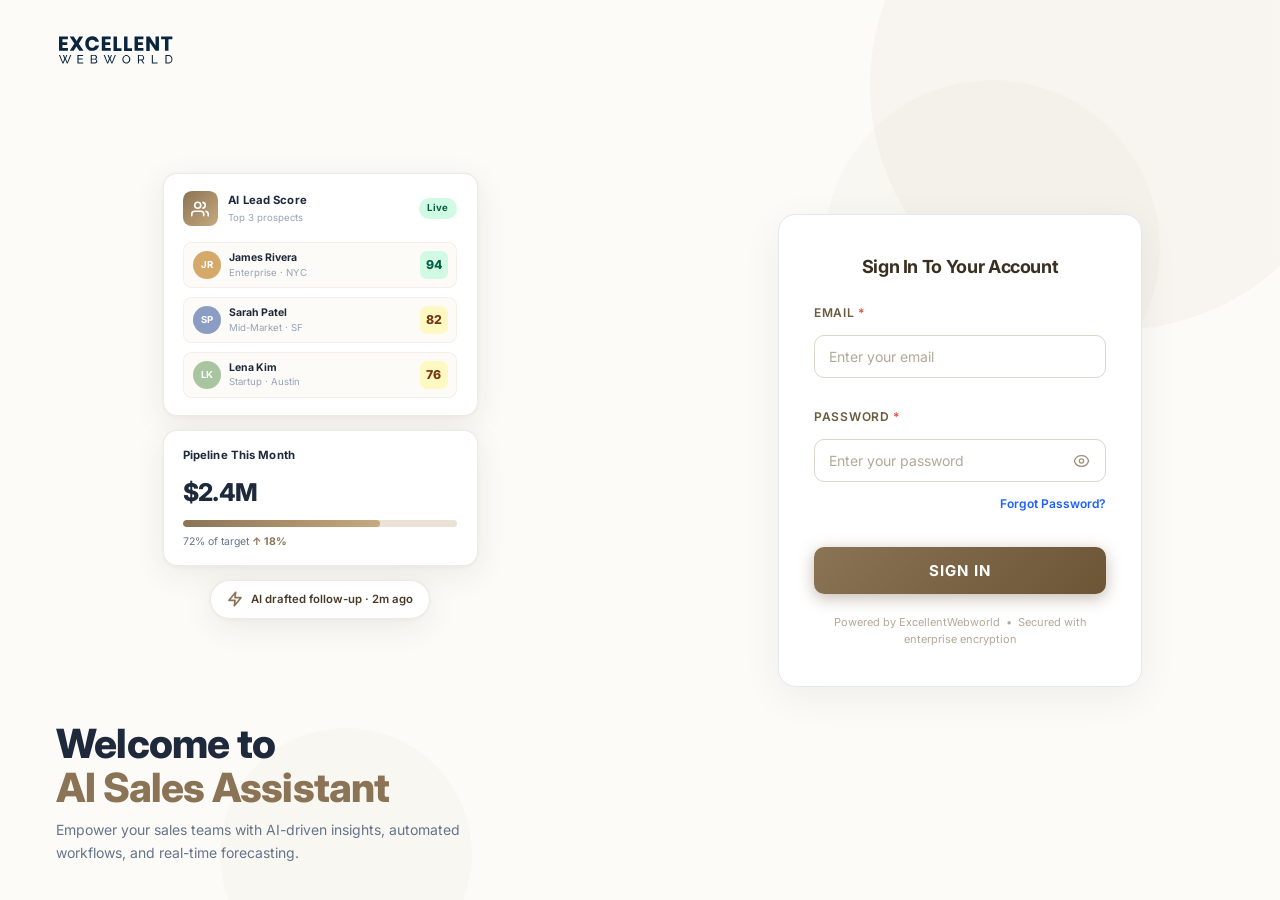
<file: frontend/index.html>
<!DOCTYPE html>
<html lang="en">
<head>
  <meta charset="UTF-8" />
  <meta name="viewport" content="width=device-width, initial-scale=1.0" />
  <title>Redirecting...</title>
  <script src="assets/js/config.js"></script>
  <script src="assets/js/auth.js"></script>
  <script>
    // Redirect authenticated users to their dashboard, otherwise to login
    if (typeof Auth !== 'undefined') {
      if (Auth.isAuthenticated()) {
        Auth.redirectByRole();
      } else {
        window.location.replace('pages/login.html');
      }
    } else {
      window.location.replace('pages/login.html');
    }
  </script>
</head>
<body>
</body>
</html>
</file>
<file: frontend/assets/css/global.css>
/**
 * AI Sales Assistant — Global CSS
 * Light mode only. Restrained professional palette.
 * Primary accent: Indigo #4F46E5
 */

/* -----------------------------------------------------------------------
   Google Fonts
   ----------------------------------------------------------------------- */
@import url('https://fonts.googleapis.com/css2?family=Inter:wght@300;400;500;600;700&display=swap');

/* -----------------------------------------------------------------------
   Design Tokens
   ----------------------------------------------------------------------- */
:root {
  /* Brand — warm olive/brown */
  --color-primary:       #8B7355;
  --color-primary-dark:  #6B5535;
  --color-primary-light: #F5F0E6;

  /* Neutrals */
  --color-white:         #FFFFFF;
  --color-gray-50:       #F8FAFC;
  --color-gray-100:      #F1F5F9;
  --color-gray-200:      #E2E8F0;
  --color-gray-300:      #CBD5E1;
  --color-gray-400:      #94A3B8;
  --color-gray-500:      #64748B;
  --color-gray-600:      #475569;
  --color-gray-700:      #334155;
  --color-gray-800:      #1E293B;
  --color-gray-900:      #0F172A;

  /* Semantic */
  --color-text-primary:   var(--color-gray-800);
  --color-text-secondary: var(--color-gray-500);
  --color-text-muted:     var(--color-gray-400);
  --color-border:         var(--color-gray-200);
  --color-bg-body:        var(--color-gray-50);
  --color-bg-surface:     var(--color-white);

  /* Status */
  --color-success:  #10B981;
  --color-warning:  #F59E0B;
  --color-error:    #EF4444;
  --color-info:     #3B82F6;

  /* Spacing */
  --space-1:  0.25rem;
  --space-2:  0.5rem;
  --space-3:  0.75rem;
  --space-4:  1rem;
  --space-5:  1.25rem;
  --space-6:  1.5rem;
  --space-8:  2rem;
  --space-10: 2.5rem;
  --space-12: 3rem;
  --space-16: 4rem;

  /* Typography */
  --font-sans: 'Inter', -apple-system, BlinkMacSystemFont, 'Segoe UI', sans-serif;
  --font-size-xs:   0.6875rem;
  --font-size-sm:   0.8125rem;
  --font-size-base: 0.875rem;
  --font-size-md:   0.9375rem;
  --font-size-lg:   1rem;
  --font-size-xl:   1.125rem;
  --font-size-2xl:  1.375rem;
  --font-size-3xl:  1.75rem;

  /* Radius */
  --radius-sm:  4px;
  --radius-md:  8px;
  --radius-lg:  12px;
  --radius-xl:  16px;
  --radius-full: 9999px;

  /* Shadows */
  --shadow-xs: 0 1px 2px 0 rgba(0,0,0,.05);
  --shadow-sm: 0 1px 3px 0 rgba(0,0,0,.08), 0 1px 2px -1px rgba(0,0,0,.06);
  --shadow-md: 0 4px 6px -1px rgba(0,0,0,.07), 0 2px 4px -2px rgba(0,0,0,.05);
  --shadow-lg: 0 10px 15px -3px rgba(0,0,0,.08), 0 4px 6px -4px rgba(0,0,0,.05);

  /* Transitions */
  --transition-fast:   150ms ease;
  --transition-normal: 200ms ease;
  --transition-slow:   300ms ease;

  /* Sidebar */
  --sidebar-width: 15rem;
  --topbar-height: 3.75rem;
}

/* -----------------------------------------------------------------------
   Reset & Base
   ----------------------------------------------------------------------- */
*, *::before, *::after {
  box-sizing: border-box;
  margin: 0;
  padding: 0;
}

html {
  font-size: 16px;
  -webkit-font-smoothing: antialiased;
  -moz-osx-font-smoothing: grayscale;
  text-rendering: optimizeLegibility;
}

/* Fluid root scaling for smaller laptops and tight heights */
@media (max-width: 1366px), (max-height: 850px) {
  html { font-size: 14px; }
}

@media (max-width: 1024px), (max-height: 700px) {
  html { font-size: 12px; }
}

/* Responsive Media */
img, picture, video {
  max-width: 100%;
  height: auto;
  display: block;
}
svg {
  max-width: 100%;
}

body {
  font-family: var(--font-sans);
  font-size: var(--font-size-base);
  color: var(--color-text-primary);
  background-color: var(--color-bg-body);
  line-height: 1.5;
  min-height: 100vh;
}

a {
  color: var(--color-primary);
  text-decoration: none;
  transition: color var(--transition-fast);
}
a:hover { color: var(--color-primary-dark); }

button, input, select, textarea {
  font-family: inherit;
  font-size: inherit;
}

ul, ol { list-style: none; }

/* -----------------------------------------------------------------------
   Utilities
   ----------------------------------------------------------------------- */
.sr-only {
  position: absolute;
  width: 1px;
  height: 1px;
  padding: 0;
  margin: -1px;
  overflow: hidden;
  clip: rect(0,0,0,0);
  white-space: nowrap;
  border: 0;
}

.text-muted  { color: var(--color-text-muted); }
.text-sm     { font-size: var(--font-size-sm); }
.text-center { text-align: center; }
.font-medium { font-weight: 500; }
.font-semi   { font-weight: 600; }

/* -----------------------------------------------------------------------
   Btn
   ----------------------------------------------------------------------- */
.btn {
  display: inline-flex;
  align-items: center;
  justify-content: center;
  gap: var(--space-2);
  padding: 10px var(--space-5);
  border-radius: var(--radius-md);
  font-size: var(--font-size-sm);
  font-weight: 500;
  cursor: pointer;
  border: 1px solid transparent;
  transition: all var(--transition-normal);
  white-space: nowrap;
  outline: none;
  user-select: none;
}
.btn:focus-visible { box-shadow: 0 0 0 3px rgba(79,70,229,.3); }
.btn:disabled      { opacity: .55; cursor: not-allowed; }

.btn-primary {
  background: var(--color-primary);
  color: #fff;
  border-color: var(--color-primary);
}
.btn-primary:hover:not(:disabled) { background: var(--color-primary-dark); border-color: var(--color-primary-dark); }

.btn-ghost {
  background: transparent;
  color: var(--color-text-secondary);
  border-color: transparent;
}
.btn-ghost:hover:not(:disabled) { background: var(--color-gray-100); color: var(--color-text-primary); }

.btn-full { width: 100%; }

/* -----------------------------------------------------------------------
   Form elements
   ----------------------------------------------------------------------- */
.form-group { display: flex; flex-direction: column; gap: var(--space-2); }

.form-label {
  font-size: var(--font-size-sm);
  font-weight: 500;
  color: var(--color-text-primary);
}

.form-input {
  width: 100%;
  padding: 10px var(--space-4);
  border: 1px solid var(--color-border);
  border-radius: var(--radius-md);
  background: var(--color-white);
  color: var(--color-text-primary);
  font-size: var(--font-size-base);
  transition: border-color var(--transition-fast), box-shadow var(--transition-fast);
  outline: none;
}
.form-input::placeholder { color: var(--color-text-muted); }
.form-input:focus {
  border-color: var(--color-primary);
  box-shadow: 0 0 0 3px rgba(79,70,229,.12);
}
.form-input.error { border-color: var(--color-error); }

/* -----------------------------------------------------------------------
   Alert / message
   ----------------------------------------------------------------------- */
.alert {
  padding: var(--space-3) var(--space-4);
  border-radius: var(--radius-md);
  font-size: var(--font-size-sm);
  display: none;
}
.alert.show   { display: flex; align-items: center; gap: var(--space-2); }
.alert-error  { background: #FEF2F2; color: #991B1B; border: 1px solid #FECACA; }
.alert-success{ background: #F0FDF4; color: #166534; border: 1px solid #BBF7D0; }

/* -----------------------------------------------------------------------
   Badge
   ----------------------------------------------------------------------- */
.badge {
  display: inline-flex;
  align-items: center;
  padding: 2px 10px;
  border-radius: var(--radius-full);
  font-size: var(--font-size-xs);
  font-weight: 600;
  letter-spacing: .03em;
  text-transform: uppercase;
}
.badge-primary { background: var(--color-primary-light); color: var(--color-primary); }
.badge-success { background: #ECFDF5; color: #065F46; }
.badge-warning { background: #FFFBEB; color: #92400E; }
.badge-error   { background: #FEF2F2; color: #991B1B; }
</file>
<file: frontend/assets/css/login.css>
/**
 * Login page styles — Warm Olive/Brown palette inspired by reference design.
 * Light mode. Professional & attractive.
 */

/* -----------------------------------------------------------------------
   Page layout — full-page background with floating card
   ----------------------------------------------------------------------- */
/* -----------------------------------------------------------------------
   Page layout — clean light background with floating card
   ----------------------------------------------------------------------- */
.login-page {
  display: flex;
  min-height: 100dvh;
  position: relative;
  overflow: hidden; /* Prevent absolute decorations from creating scrollbars */
  background: #FDFBF7;
}

/* Decorative subtle background accents (no heavy dark fills) */
.login-page::before {
  content: '';
  position: absolute;
  width: min(60vh, 35rem);
  height: min(60vh, 35rem);
  border-radius: 50%;
  background: rgba(139, 115, 85, 0.04);
  top: -160px;
  right: -80px;
  pointer-events: none;
  z-index: 0;
}

.login-page::after {
  content: '';
  position: absolute;
  width: min(40vh, 24rem);
  height: min(40vh, 24rem);
  border-radius: 50%;
  background: rgba(139, 115, 85, 0.03);
  top: 80px;
  right: 120px;
  pointer-events: none;
  z-index: 0;
}

.circle-deco {
  position: absolute;
  width: min(30vh, 18rem);
  height: min(30vh, 18rem);
  border-radius: 50%;
  background: rgba(139, 115, 85, 0.03);
  bottom: -80px;
  left: 220px;
  pointer-events: none;
  z-index: 0;
}

/* -----------------------------------------------------------------------
   Left brand content
   ----------------------------------------------------------------------- */
.login-brand {
  flex: 1;
  flex-basis: 50%;
  display: flex;
  flex-direction: column;
  justify-content: space-between;
  align-items: flex-start;
  padding: clamp(1rem, 4vh, 4rem) clamp(2rem, 5vw, 4rem);
  position: relative;
  z-index: 1;
  overflow-y: auto; /* Allow scrolling content internally if screen is too small */
}

.brand-centered-content {
  display: flex;
  flex-direction: column;
  align-items: center;
  text-align: center;
  width: 100%;
  max-width: 38rem;
}

.brand-logo {
  position: relative;
  margin-bottom: clamp(0.5rem, 3vh, 1.5rem);
}

.brand-bottom-text {
  margin-top: clamp(0.5rem, 3vh, 1.5rem);
  max-width: 30rem;
  text-align: left;
}

.brand-logo-box {
  background: #FFFFFF;
  border-radius: 0.75rem;
  padding: 1rem 1.5rem;
  box-shadow: 0 8px 24px rgba(0, 0, 0, 0.04);
  margin-bottom: 1.5rem;
  display: inline-flex;
  align-items: center;
  justify-content: center;
}

.brand-logo-box svg {
  height: 38px;
  width: auto;
}

.brand-welcome {
  font-size: clamp(2rem, 4vw, 2.875rem);
  font-weight: 800;
  color: #1E293B;
  margin-bottom: clamp(0.25rem, 1vh, 0.75rem);
  letter-spacing: -0.02em;
  line-height: 1.1;
}

.brand-highlight {
  color: #8B7355; /* Warm olive primary color */
  white-space: nowrap;
}

.brand-description {
  font-size: 1rem;
  color: #64748B;
  line-height: 1.6;
  margin: 0;
}

/* Mobile logo above card */
.mobile-brand-logo {
  display: none;
  margin-bottom: 24px;
  text-align: center;
}

.mobile-brand-logo svg {
  height: 36px;
  width: auto;
  filter: none;
}

/* -----------------------------------------------------------------------
   Right — form card
   ----------------------------------------------------------------------- */
.login-form-panel {
  flex: 1;
  flex-basis: 50%;
  display: flex;
  flex-direction: column;
  align-items: center;
  justify-content: center;
  padding: clamp(24px, 4vh, 40px) clamp(24px, 5vw, 60px);
  position: relative;
  z-index: 1;
  overflow-y: auto;
}

.login-form-container {
  background: #FFFFFF;
  border: 1px solid #E2E8F0;
  border-radius: 1.25rem;
  padding: clamp(2rem, 5vh, 2.75rem) clamp(1.5rem, 4vw, 2.5rem);
  width: 100%;
  max-width: 26rem;
  margin-inline: auto;
  box-shadow: 0 10px 40px rgba(0, 0, 0, 0.06);
  position: relative;
}

/* Logo inside card (AI Sparkle Badge only) */
.card-logo {
  display: flex;
  flex-direction: column;
  align-items: center;
  margin-bottom: 20px;
}

.card-logo-mark {
  width: 52px;
  height: 52px;
  border-radius: 14px;
  background: linear-gradient(135deg, #7A6645 0%, #5C4830 100%);
  display: flex;
  align-items: center;
  justify-content: center;
  margin-bottom: 0;
  box-shadow: 0 4px 12px rgba(92,72,48,.35);
}

.card-logo-mark svg {
  width: 28px;
  height: 28px;
  stroke: #C8B88A;
}

/* Divider */
.card-divider {
  height: 1px;
  background: #E8E0D0;
  margin: 0 0 24px;
}

/* Form header */
.login-form-header {
  margin-bottom: 24px;
  text-align: center;
}

.login-form-header h2 {
  font-size: 18px;
  font-weight: 700;
  color: #3A2F20;
  letter-spacing: -.02em;
  margin-bottom: 4px;
}

.login-form-header p {
  font-size: 13px;
  color: #8C7B6A;
}

/* Form */
#loginForm {
  display: flex;
  flex-direction: column;
  gap: 16px;
}

/* Input with icon */
.input-icon-wrapper {
  position: relative;
}

.input-icon {
  position: absolute;
  left: 14px;
  top: 50%;
  transform: translateY(-50%);
  width: 17px;
  height: 17px;
  color: #A0917E;
  pointer-events: none;
}

.form-input {
  width: 100%;
  padding: 12px 14px;
  border: 1.5px solid #DDD5C8;
  border-radius: 10px;
  background: #FFFFFF;
  color: #3A2F20;
  font-size: 14px;
  font-family: var(--font-sans);
  transition: border-color 150ms ease, box-shadow 150ms ease;
  outline: none;
}

.form-input::placeholder { color: #B5A898; }

.form-input:focus {
  border-color: #8B7355;
  box-shadow: 0 0 0 3px rgba(139,115,85,.15);
}

.form-input.error {
  border-color: #C0392B;
}

/* Password toggle */
.input-password-wrapper {
  position: relative;
}

.input-password-wrapper .form-input {
  padding-right: 44px;
}

.btn-password-toggle {
  position: absolute;
  right: 12px;
  top: 50%;
  transform: translateY(-50%);
  background: none;
  border: none;
  cursor: pointer;
  color: #A0917E;
  padding: 4px;
  display: flex;
  align-items: center;
  border-radius: 4px;
  transition: color 150ms ease;
}
.btn-password-toggle:hover { color: #5C4830; }

/* Submit button */
.btn-login {
  margin-top: 8px;
  padding: 14px;
  font-size: 15px;
  font-weight: 700;
  letter-spacing: .06em;
  text-transform: uppercase;
  border-radius: 10px;
  background: linear-gradient(135deg, #8B7355 0%, #6B5535 100%);
  border: none;
  color: #FFFFFF;
  cursor: pointer;
  width: 100%;
  display: flex;
  align-items: center;
  justify-content: center;
  gap: 8px;
  transition: all 200ms ease;
  box-shadow: 0 4px 16px rgba(107,85,53,.4);
}

.btn-login:hover:not(:disabled) {
  background: linear-gradient(135deg, #7A6440 0%, #5A4428 100%);
  box-shadow: 0 6px 20px rgba(107,85,53,.5);
  transform: translateY(-1px);
}

.btn-login:disabled {
  opacity: .65;
  cursor: not-allowed;
  transform: none;
}

/* Loading spinner */
.btn-login-spinner {
  display: none;
  width: 18px;
  height: 18px;
  border: 2px solid rgba(255,255,255,.4);
  border-top-color: #fff;
  border-radius: 50%;
  animation: spin 0.65s linear infinite;
}
.btn-login.loading .btn-login-text   { display: none; }
.btn-login.loading .btn-login-spinner { display: block; }

@keyframes spin { to { transform: rotate(360deg); } }

/* Alert */
.alert {
  padding: 10px 14px;
  border-radius: 8px;
  font-size: 13px;
  display: none;
  align-items: center;
  gap: 8px;
}
.alert.show  { display: flex; }
.alert-error { background: #FEF0EE; color: #8B2A1E; border: 1px solid #F5C6C0; }

/* Footer */
.login-form-footer {
  margin-top: 20px;
  text-align: center;
  font-size: 11px;
  color: #B5A898;
  line-height: 1.5;
}

/* Form label */
.form-label {
  font-size: 12px;
  font-weight: 600;
  color: #6B5B3E;
  text-transform: uppercase;
  letter-spacing: .06em;
  margin-bottom: 6px;
  display: block;
}

.form-group {
  display: flex;
  flex-direction: column;
}

.required-star {
  color: #E74C3C;
}

.forgot-password-container {
  display: flex;
  justify-content: flex-end;
  margin-top: 6px;
}

.forgot-password-link {
  font-size: 12px;
  font-weight: 600;
  color: #1c60ff;
  text-decoration: none;
}
.forgot-password-link:hover {
  text-decoration: underline;
  color: #3A2F20;
}

/* -----------------------------------------------------------------------
   Responsive
   ----------------------------------------------------------------------- */
@media (max-width: 900px) {
  .login-page { flex-direction: column; justify-content: center; align-items: center; }
  .login-brand { display: none; }
  .mobile-brand-logo { display: block; }
  .login-form-panel { padding: 40px 20px; width: 100%; }
  .login-form-container { width: 100%; max-width: 380px; }
}

@media (max-width: 480px) {
  .login-form-container { padding: 32px 24px; }
}


/* -----------------------------------------------------------------------
   Hero illustration cards
   ----------------------------------------------------------------------- */
.brand-hero-image {
  flex: 1;
  display: flex;
  flex-direction: column;
  align-items: center;
  justify-content: center;
  width: 100%;
  position: relative;
  gap: clamp(0.5rem, 2vh, 1rem);
  padding: clamp(0.25rem, 1vh, 0.5rem) 0;
}

/* Base card */
.hero-card {
  background: #FFFFFF;
  border: 1px solid rgba(139, 115, 85, 0.15);
  border-radius: 1rem;
  padding: 1.25rem 1.375rem;
  box-shadow: 0 8px 32px rgba(44, 34, 24, 0.08), 0 1px 4px rgba(44,34,24,0.04);
  width: 100%;
  max-width: 22.5rem;
}

/* Main large card */
.hero-card--main {
  max-width: 22.5rem;
}

/* Small pipeline card */
.hero-card--sm {
  max-width: 22.5rem;
  padding: 1.125rem 1.375rem;
}

/* Pill notification card */
.hero-card--pill {
  max-width: 18.75rem;
  padding: 0.6875rem 1.125rem;
  border-radius: 3rem;
  display: flex;
  align-items: center;
  gap: 0.625rem;
  font-size: 0.8125rem;
  font-weight: 600;
  color: #4A3A28;
  width: auto;
}

/* Card header row */
.hero-card__header {
  display: flex;
  align-items: center;
  gap: 0.75rem;
  margin-bottom: 1.125rem;
}

.hero-card__icon {
  width: 2.5rem;
  height: 2.5rem;
  border-radius: 0.625rem;
  display: flex;
  align-items: center;
  justify-content: center;
  flex-shrink: 0;
}

.hero-card__label {
  font-size: 0.8125rem;
  font-weight: 700;
  color: #1E293B;
  letter-spacing: 0.01em;
}

.hero-card__sublabel {
  font-size: 0.6875rem;
  color: #94A3B8;
  margin-top: 0.125rem;
}

.hero-card__badge {
  margin-left: auto;
  font-size: 0.6875rem;
  font-weight: 700;
  padding: 0.25rem 0.625rem;
  border-radius: 1.25rem;
  letter-spacing: 0.03em;
}
.hero-card__badge--green {
  background: #D1FAE5;
  color: #065F46;
}

/* Lead rows */
.hero-card__leads { display: flex; flex-direction: column; gap: 0.625rem; }

.hero-card__lead-row {
  display: flex;
  align-items: center;
  gap: 0.625rem;
  padding: 0.5rem 0.625rem;
  background: #FDFBF7;
  border-radius: 0.625rem;
  border: 1px solid rgba(139,115,85,0.08);
}

.hero-card__avatar {
  width: 2rem;
  height: 2rem;
  border-radius: 50%;
  display: flex;
  align-items: center;
  justify-content: center;
  font-size: 0.6875rem;
  font-weight: 700;
  color: #fff;
  flex-shrink: 0;
}

.hero-card__lead-info {
  flex: 1;
  display: flex;
  flex-direction: column;
}
.hero-card__lead-info strong {
  font-size: 0.75rem;
  font-weight: 700;
  color: #1E293B;
}
.hero-card__lead-info span {
  font-size: 0.6875rem;
  color: #94A3B8;
}

.hero-card__score {
  font-size: 0.875rem;
  font-weight: 800;
  width: 2rem;
  height: 2rem;
  border-radius: 0.5rem;
  display: flex;
  align-items: center;
  justify-content: center;
  flex-shrink: 0;
}
.score--high { background: #D1FAE5; color: #065F46; }
.score--med  { background: #FEF9C3; color: #78350F; }

/* Pipeline card internals */
.hero-card__pipeline-value {
  font-size: 1.75rem;
  font-weight: 800;
  color: #1E293B;
  letter-spacing: -0.03em;
  margin-bottom: 0.625rem;
}
.hero-card__pipeline-bar-wrap {
  height: 0.5rem;
  background: #EAE1D7;
  border-radius: 1.25rem;
  overflow: hidden;
  margin-bottom: 0.5rem;
}
.hero-card__pipeline-bar {
  height: 100%;
  border-radius: 1.25rem;
  animation: growPipeline 1.4s cubic-bezier(0.2,0.8,0.2,1) forwards;
  transform-origin: left;
  transform: scaleX(0);
}
.hero-card__pipeline-meta {
  font-size: 0.75rem;
  color: #64748B;
}

/* Float animations */
.float-anim-1 {
  animation: floatCard1 5s ease-in-out infinite;
}
.float-anim-2 {
  animation: floatCard2 6s ease-in-out infinite;
  animation-delay: 0.8s;
}
.float-anim-3 {
  animation: floatCard3 4.5s ease-in-out infinite;
  animation-delay: 1.5s;
}

/* Slide-in entrance */
.hero-card--main  { animation: slideUp 0.7s cubic-bezier(0.2,0.8,0.2,1) both, floatCard1 5s 0.7s ease-in-out infinite; }
.hero-card--sm    { animation: slideUp 0.7s 0.2s cubic-bezier(0.2,0.8,0.2,1) both, floatCard2 6s 0.9s ease-in-out infinite; }
.hero-card--pill  { animation: slideUp 0.6s 0.4s cubic-bezier(0.2,0.8,0.2,1) both, floatCard3 4.5s 1.9s ease-in-out infinite; }

@keyframes slideUp {
  from { opacity: 0; transform: translateY(24px); }
  to   { opacity: 1; transform: translateY(0); }
}

@keyframes floatCard1 {
  0%, 100% { transform: translateY(0px); }
  50%       { transform: translateY(-7px); }
}
@keyframes floatCard2 {
  0%, 100% { transform: translateY(0px); }
  50%       { transform: translateY(-5px); }
}
@keyframes floatCard3 {
  0%, 100% { transform: translateY(0px); }
  50%       { transform: translateY(-9px); }
}
@keyframes growPipeline {
  to { transform: scaleX(1); }
}
</file>
